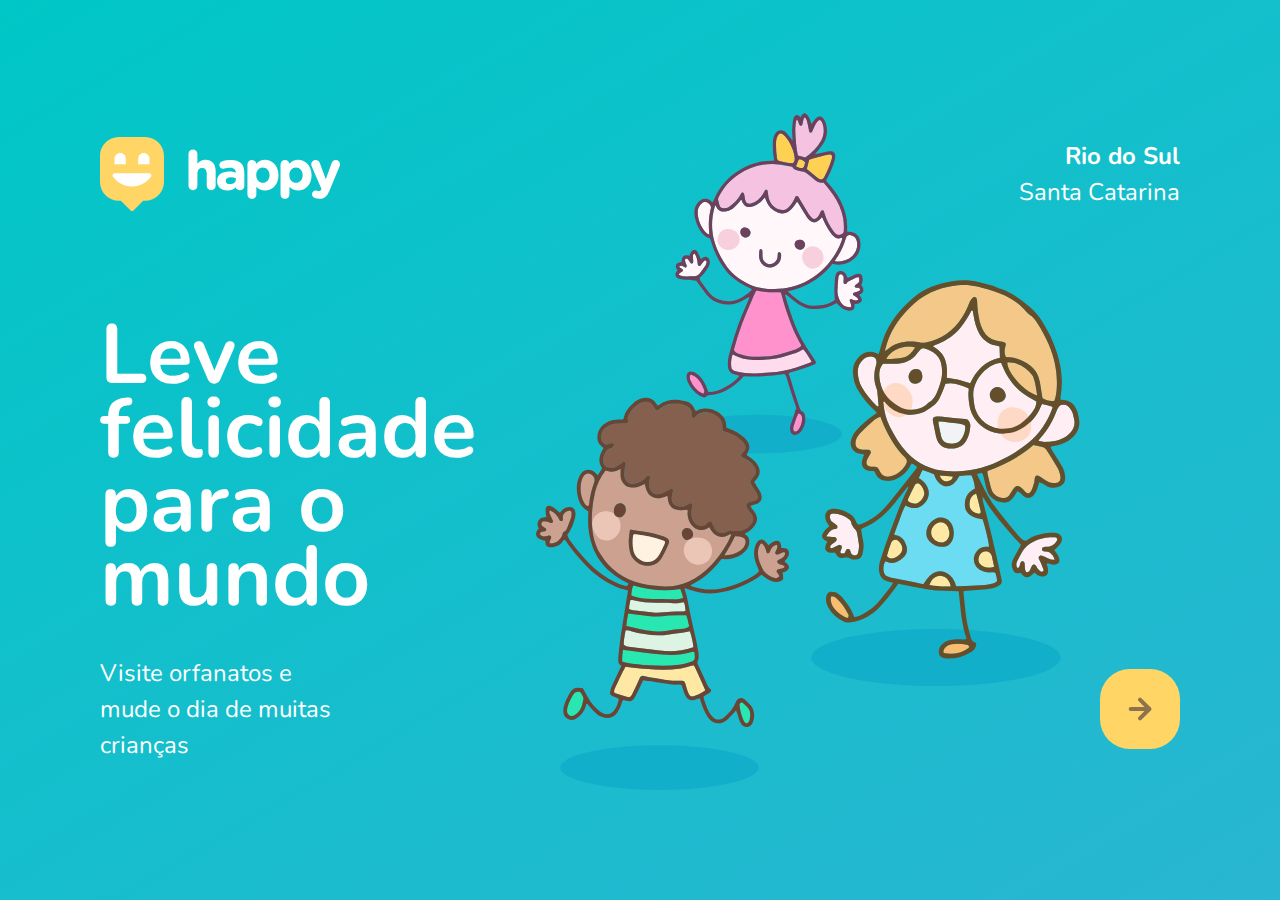
<file: index.html>
<!DOCTYPE html>
<html lang="en">

<head>
    <meta charset="UTF-8">
    <meta name="viewport" content="width=device-width, initial-scale=1.0">
    <title>Happy</title>

    <link rel="icon" href="./public/images/logo-icon.png">

    <link rel="stylesheet" href="./public/css/main.css">
    <link rel="stylesheet" href="./public/css/animation.css">
    <link rel="stylesheet" href="./public/css/page-landing.css">

    <link href="https://fonts.googleapis.com/css2?family=Nunito:wght@400;600;800&display=swap" rel="stylesheet">

</head>

<body>
    <div id="page-landing">
        <div id="container">
            <header>
                <img class="animate-up" id="logo" src="./public/images/logo.svg" alt="Logomarca de Happy">

                <div class="location animate-up">
                    <strong>Rio do Sul</strong>
                    <p>Santa Catarina</p>
                </div>

            </header>

            <main>
                <h1 class="animate-up">Leve felicidade para o mundo</h1>

                <section class="visit">
                    <p class="animate-up">Visite orfanatos e mude o dia de muitas crianças</p>
                    <a class="animate-up" href="#" title="Visite orfanatos">
                        <img src="./public/images/arrow.svg" alt="Ir para o mapa">
                    </a>
                </section>
            </main>
        </div>
    </div>


</body>

</html>
</file>
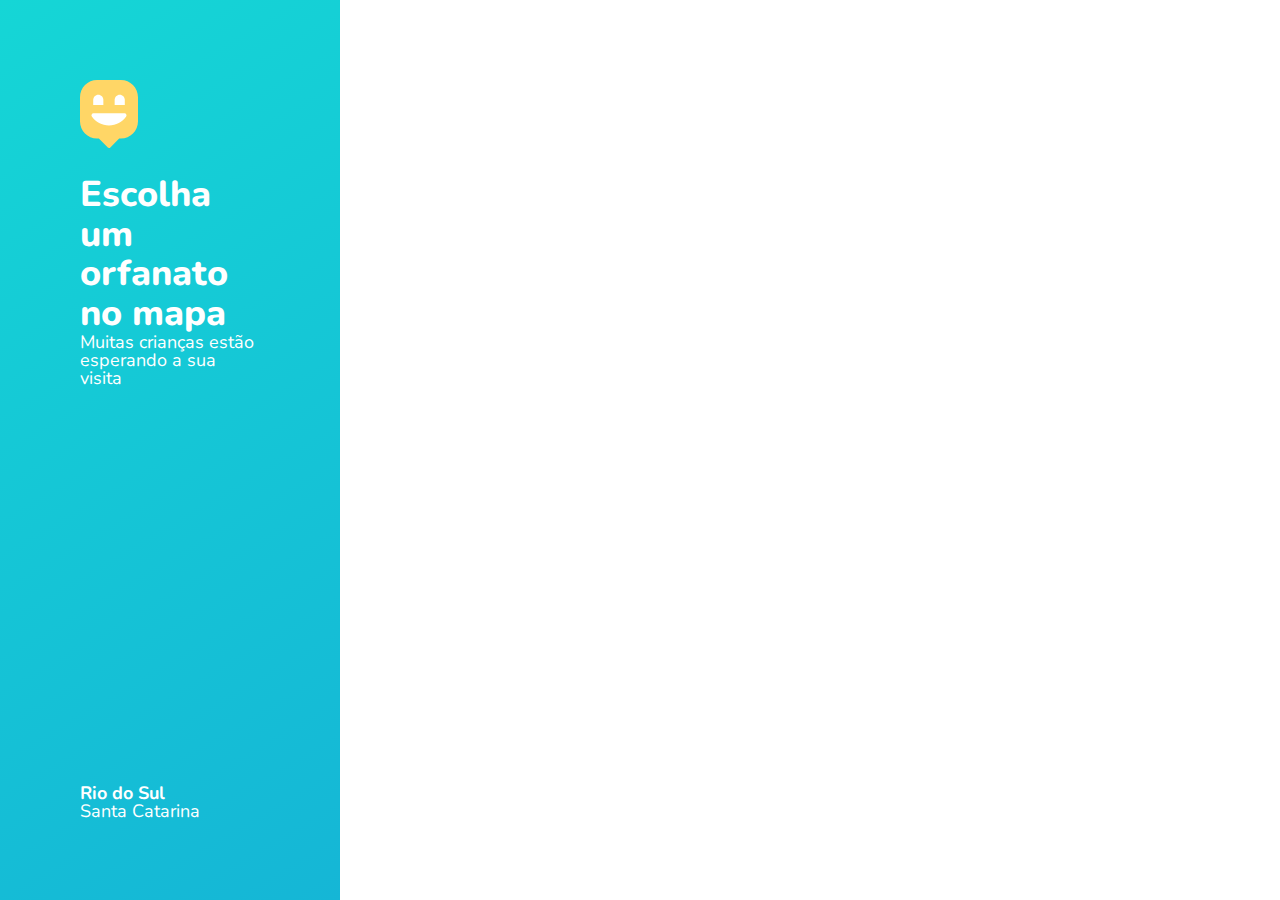
<file: orphanages.html>
<!DOCTYPE html>
<html lang="en">

<head>
    <meta charset="UTF-8">
    <meta name="viewport" content="width=device-width, initial-scale=1.0">
    <title>Localize um orfanato | Happy</title>

    <link rel="icon" href="./public/images/logo-icon.png">

    <link rel="stylesheet" href="./public/css/main.css">
    <link rel="stylesheet" href="./public/css/animation.css">
    <link rel="stylesheet" href="./public/css/page-orphanages.css">

    <link href="https://fonts.googleapis.com/css2?family=Nunito:wght@400;600;800&display=swap" rel="stylesheet">

</head>

<body>

    <div id="page-orphanages">
        <aside>
            <header>
                <img src="./public/images/map-marker.svg" alt="Happy">

                <h2>Escolha um orfanato no mapa</h2>

                <p>Muitas crianças estão esperando a sua visita</p>
            </header>
            
            <footer>
                <strong>Rio do Sul</strong>
                <p>Santa Catarina</p>
            </footer>

        </aside>

        <div id="mapid"></div>

        <a href="create-orphanage.html" class="create-orphanage" title="Cadastre um orfanato"></a>
        <img src="./public/images/plus.svg" alt="Criar orfanato">

    </div>

</body>

</html>
</file>
<file: public/css/main.css>
/* o que é uma regra css */

*{
    margin: 0;
    padding: 0;
    box-sizing: border-box;
}

body {
    height: 100vh;
    color: white;   
}

:root {
    font-size: 62.5%;
}

body, input, button, textarea {
    /*font-size: 18px;
    line-height: 1;
    font-weight: 400;
    font-family: 'Nunito', sans-serif;*/

    font: 400 1.8rem/1 'Nunito', sans-serif;
}
</file>
<file: public/css/page-landing.css>
#page-landing {
    background: linear-gradient(329.54deg, #29b6d1 0%, #00c7c7 100%);
    min-height: 100vh;
    text-align: center;

    display: flex;
}

#container {
    margin: auto;
    width: min(90%, 112rem);

}

.location, h1, .visit p {
    height: 16vh;
}



#logo {
    animation-delay: 50ms;
}

.location {
    animation-delay: 100ms;
}

main h1 {
    animation-delay: 150ms;
    font-size: clamp(4rem, 8vw, 8.4rem);
}

.visit a:hover {
    background: #96feff;

}

.visit p {
    animation-delay: 200ms;
}

.visit a {
    width: 8rem;
    height: 8rem;
    background: #ffd666;

    border: none;
    border-radius:  3rem;

    display: flex;
    align-items: center;
    justify-content: center;

    margin: auto;

    transition: background 200ms;
    animation-delay: 250ms;
}

/* desktop version */

@media (min-width: 760px) {
    #container {
        /* shorthand background: image repeat positio / size */
        background: url("../images/bg.svg") no-repeat 80% / clamp(30rem, 54vw, 56rem);
        padding: 5rem 2rem;
    }

    header {
        display: flex;
        align-items: center;
        justify-content: space-between;
    }

    .location, h1, .visit p {
        height: initial;
        text-align: initial;
    }

    .location {
        text-align: right;
        font-size: 2.4rem;
        line-height: 1.5;
    }

    main h1 {
        font-weight: bold;
        line-height: .88;

        margin: clamp(10%, 9vh, 12%) 0 4rem;

        width: min(300px, 80%);
    }

    .visit {
        display: flex;
        align-items: center;
        justify-content: space-between;
    }

    .visit p {
        font-size: 2.4rem;
        line-height: 1.5;
        width: clamp(20rem, 20vw, 30rem);
    }

    .visit a {
        margin: initial;
    }
}
</file>
<file: public/css/page-orphanages.css>
#page-orphanages {
    width: 100%;
    height: 100%;

    display: flex;  
}

aside {
    width: clamp(34rem, 25vw, 44rem);
    background: linear-gradient(329.54deg, #15B6D6 0%, #15D6D6 100%);
    padding: 8rem;

    display: flex;
    flex-direction: column;

    justify-content: space-between;

}

aside h2 {
    margin-top: 2.4rem;

    font: 800 3.6rem/1.1 'Nunito', sans-serif;
}

aside p {
    
}
</file>
<file: public/css/animation.css>
/* animações */

@keyframes up {
    from {
        opacity: 0;
        transform: translateY(16px);
    }

    to {
        opacity: 1;
        transform: translateY(0);
    }
}

.animate-up {
animation-name: up;
animation-duration: 300ms;
animation-fill-mode: backwards;
}
</file>
